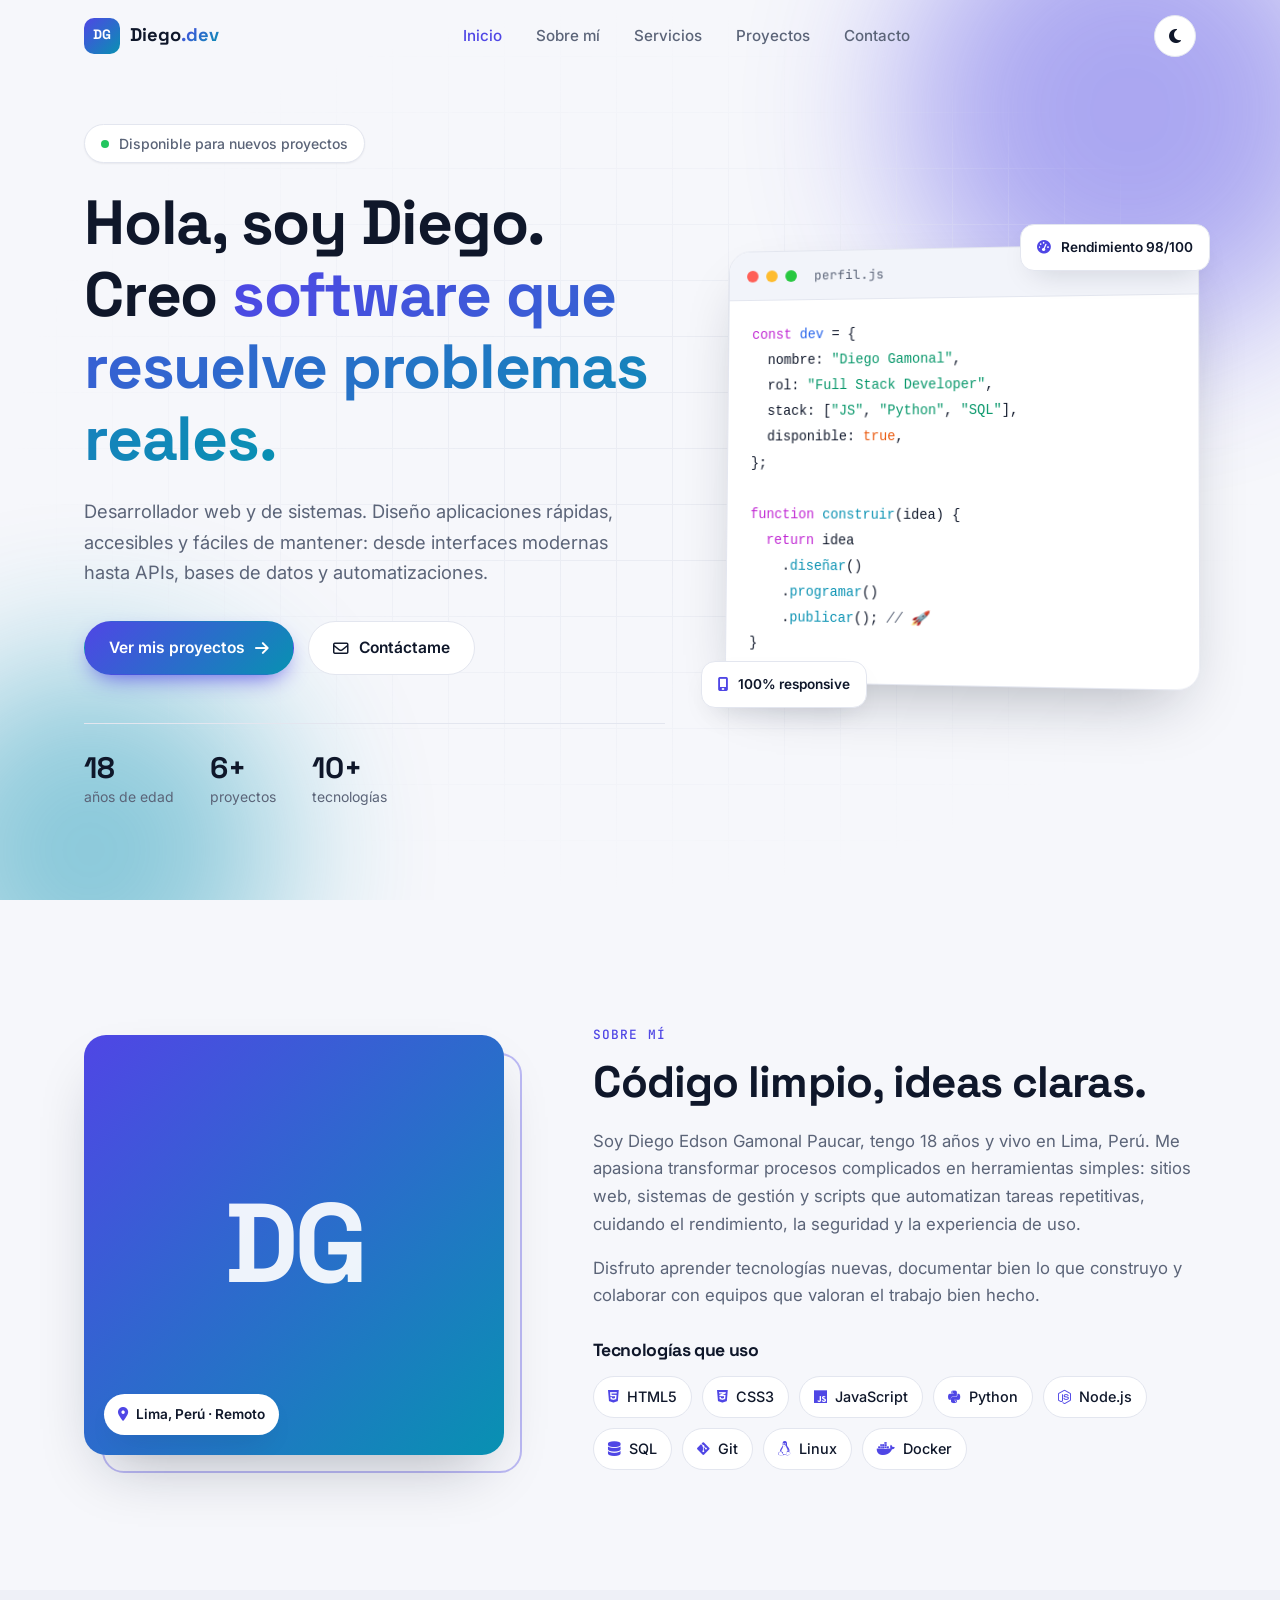
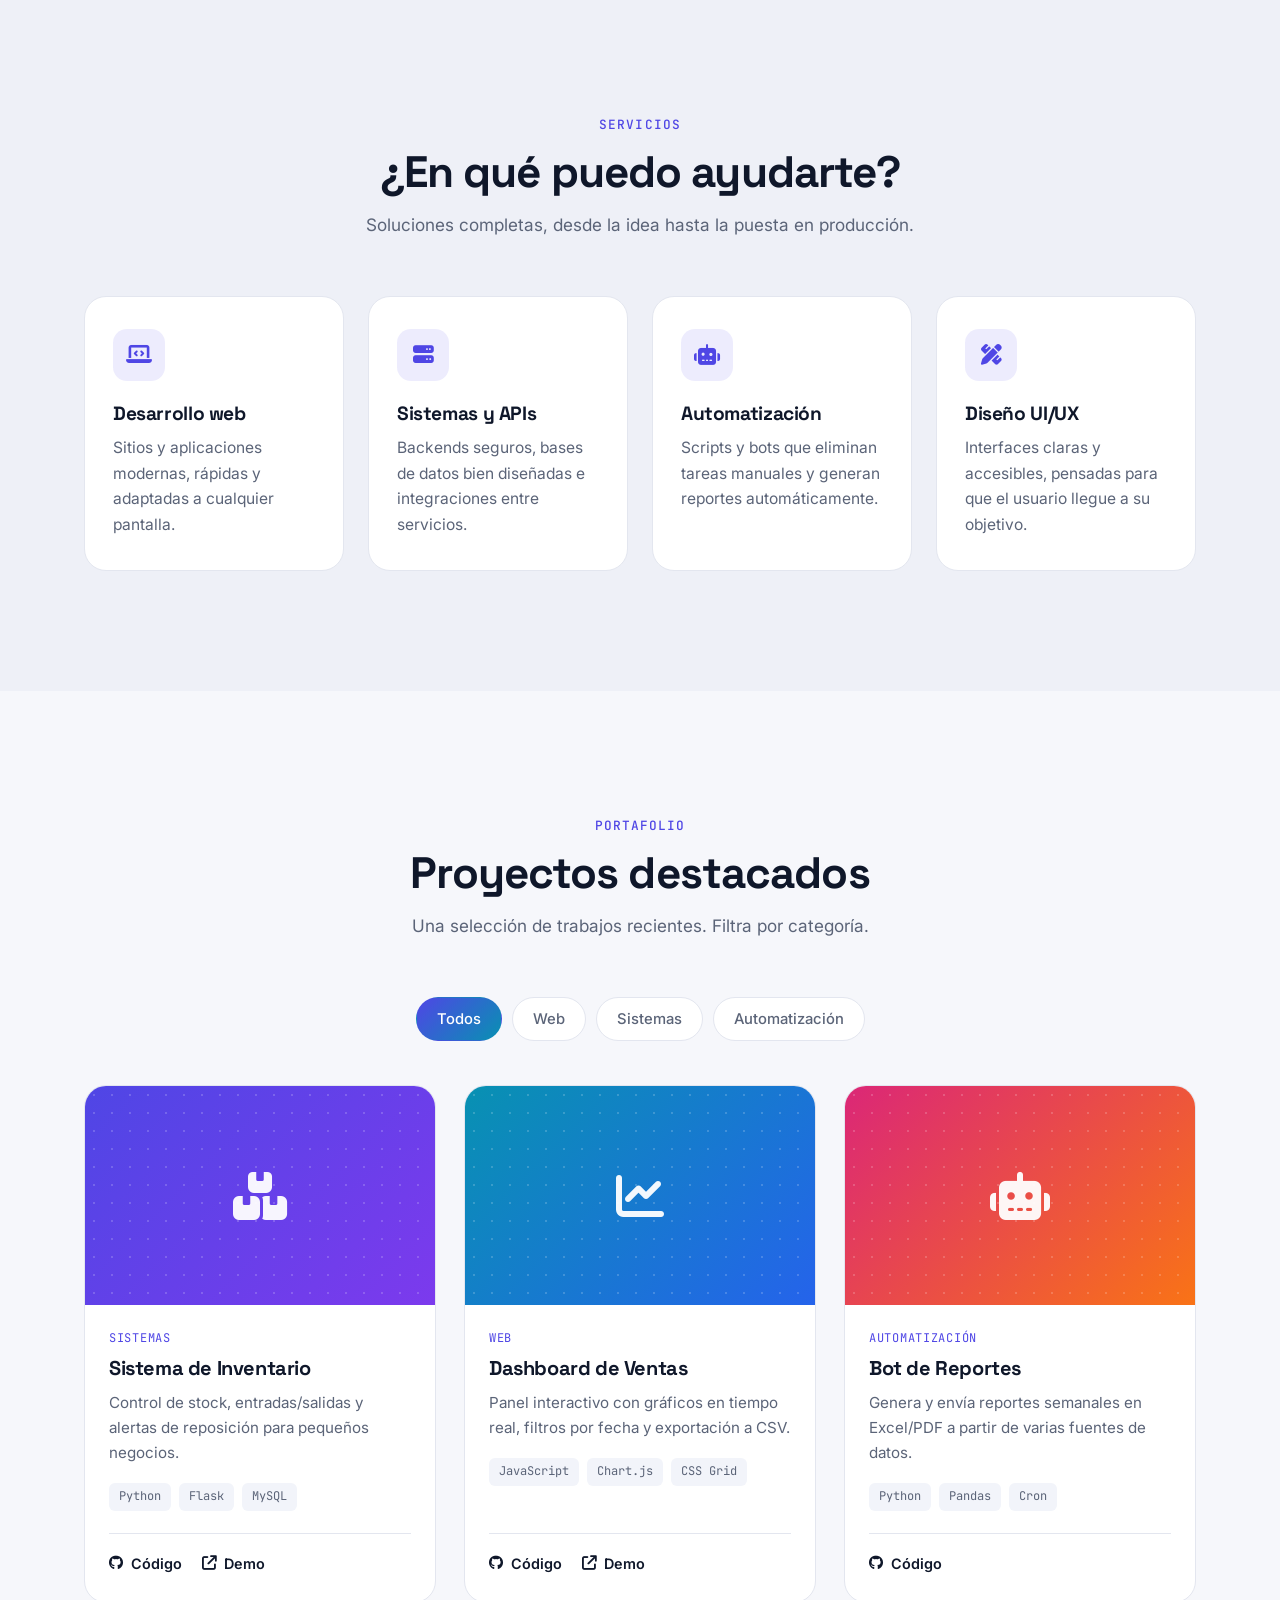
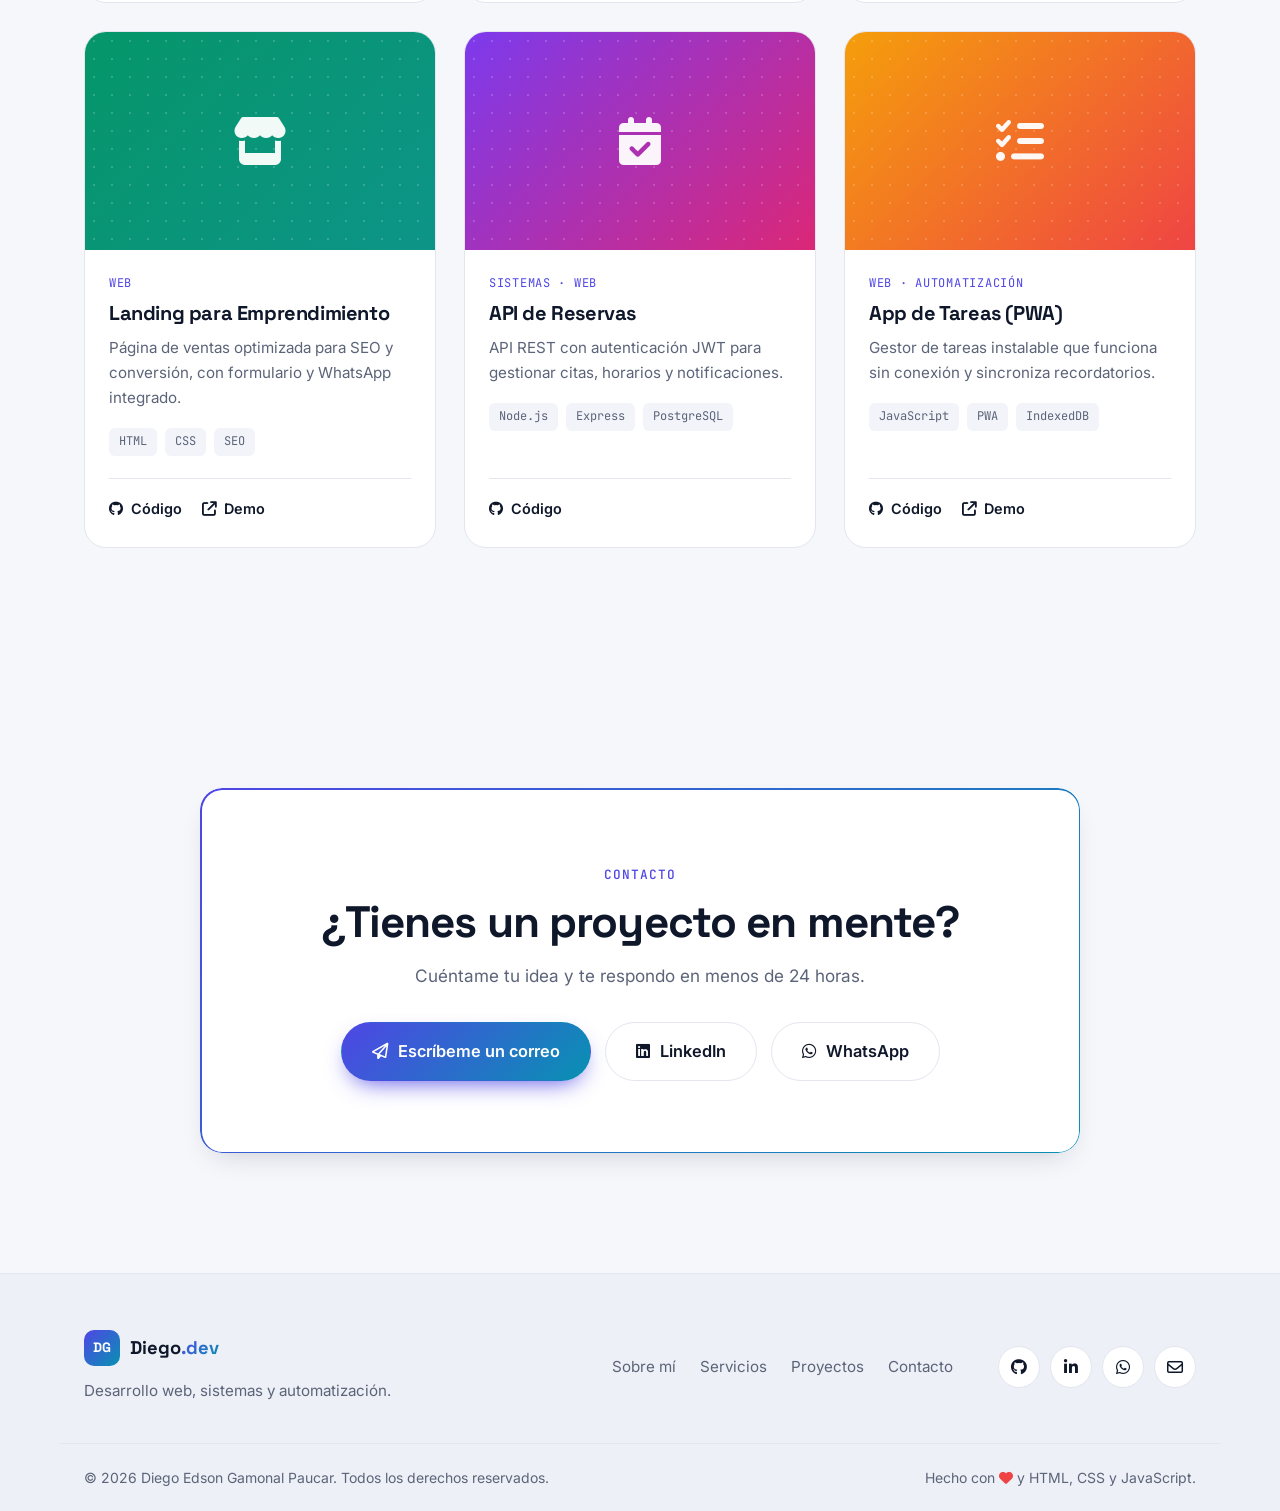
<file: index.html>
<!DOCTYPE html>

<html lang="es">
<head>
  <!-- ===== Metadatos básicos ===== -->
  <meta charset="UTF-8">
  <meta name="viewport" content="width=device-width, initial-scale=1.0">

  <!-- ===== SEO ===== (EDITA) -->
  <title>Diego Gamonal | Desarrollador Web y de Sistemas</title>
  <meta name="description" content="Portafolio de Diego Edson Gamonal Paucar, desarrollador web y de sistemas. Proyectos en JavaScript, Python y bases de datos: aplicaciones web, sistemas de gestión y automatización.">
  <meta name="keywords" content="desarrollador web, programador, portafolio, sistemas, JavaScript, Python, frontend, backend">
  <meta name="author" content="Diego Edson Gamonal Paucar">
  <meta name="robots" content="index, follow">
  <!-- EDITA: cambia por la URL final de tu GitHub Pages -->
  <link rel="canonical" href="https://TU-USUARIO.github.io/TU-REPOSITORIO/">

  <!-- Color de la barra del navegador en móviles (claro / oscuro) -->
  <meta name="theme-color" content="#f6f7fb" media="(prefers-color-scheme: light)">
  <meta name="theme-color" content="#0b0f19" media="(prefers-color-scheme: dark)">

  <!-- ===== Open Graph (vista previa al compartir en redes) ===== (EDITA) -->
  <meta property="og:type" content="website">
  <meta property="og:locale" content="es_ES">
  <meta property="og:title" content="Diego Gamonal | Desarrollador Web y de Sistemas">
  <meta property="og:description" content="Construyo aplicaciones web rápidas, sistemas robustos y automatizaciones que ahorran tiempo.">
  <meta property="og:url" content="https://TU-USUARIO.github.io/TU-REPOSITORIO/">
  <!-- Opcional: añade una imagen 1200x630 en assets/img/og-image.png -->
  <!-- <meta property="og:image" content="https://TU-USUARIO.github.io/TU-REPOSITORIO/assets/img/og-image.png"> -->

  <!-- ===== Twitter / X Card ===== -->
  <meta name="twitter:card" content="summary_large_image">
  <meta name="twitter:title" content="Diego Gamonal | Desarrollador Web y de Sistemas">
  <meta name="twitter:description" content="Aplicaciones web, sistemas y automatización.">

  <!-- ===== Favicon (ruta relativa) ===== -->
  <link rel="icon" href="assets/favicon.svg" type="image/svg+xml">

  <!-- ===== Tipografías (Google Fonts) ===== -->
  <link rel="preconnect" href="https://fonts.googleapis.com">
  <link rel="preconnect" href="https://fonts.gstatic.com" crossorigin>
  <link href="https://fonts.googleapis.com/css2?family=Inter:wght@400;500;600;700&family=JetBrains+Mono:wght@400;500&family=Space+Grotesk:wght@500;600;700&display=swap" rel="stylesheet">

  <!-- ===== Iconos (Font Awesome por CDN) ===== -->
  <link rel="stylesheet" href="https://cdnjs.cloudflare.com/ajax/libs/font-awesome/6.5.2/css/all.min.css" referrerpolicy="no-referrer">

  <!-- ===== Hoja de estilos propia ===== -->
  <link rel="stylesheet" href="style.css">

  <!--
    Script mínimo en línea: aplica el tema (claro/oscuro) ANTES de pintar
    la página para evitar el "parpadeo" de color. También marca <html>
    con la clase "js" para activar animaciones solo si hay JavaScript.
  -->
  <script>
    (function () {
      var root = document.documentElement;
      root.classList.add('js');
      // Seguro: si script.js no carga en 2,5 s, mostramos todo el contenido
      setTimeout(function () {
        if (!window.__sitioListo) root.classList.remove('js');
      }, 2500);
      var saved = null;
      try { saved = localStorage.getItem('theme'); } catch (e) {}
      var prefersDark = window.matchMedia && window.matchMedia('(prefers-color-scheme: dark)').matches;
      root.setAttribute('data-theme', saved || (prefersDark ? 'dark' : 'light'));
    })();
  </script>

  <!-- ===== Datos estructurados (ayuda a Google a entender quién eres)
  <script type="application/ld+json">
  {
    "@context": "https://schema.org",
    "@type": "Person",
    "name": "Diego Edson Gamonal Paucar",
    "jobTitle": "Desarrollador Web y de Sistemas",
    "url": "https://TU-USUARIO.github.io/TU-REPOSITORIO/",
    "sameAs": [
      "https://github.com/TU-USUARIO",
      "https://www.linkedin.com/in/edson-diego-gamonal-paucar-567260426"
    ]
  }
  </script>
</head>

<body>
  <!-- Enlace de accesibilidad: permite saltar el menú con el teclado -->
  <a class="skip-link" href="#contenido">Saltar al contenido</a>

  <!-- =================================================================
       CABECERA / NAVEGACIÓN
       ================================================================= -->
  <header class="header" id="header">
    <nav class="nav container" aria-label="Navegación principal">
      <!-- Logo (EDITA tus iniciales/nombre) -->
      <a href="#inicio" class="nav__logo" aria-label="Ir al inicio">
        <span class="nav__logo-mark">DG</span>
        <span class="nav__logo-text">Diego<span class="text-gradient">.dev</span></span>
      </a>

      <!-- Menú de enlaces (en móvil se convierte en panel desplegable) -->
      <ul class="nav__menu" id="nav-menu">
        <li><a href="#inicio" class="nav__link is-active">Inicio</a></li>
        <li><a href="#sobre-mi" class="nav__link">Sobre mí</a></li>
        <li><a href="#servicios" class="nav__link">Servicios</a></li>
        <li><a href="#proyectos" class="nav__link">Proyectos</a></li>
        <li><a href="#contacto" class="nav__link">Contacto</a></li>
      </ul>

      <!-- Acciones: cambio de tema + botón hamburguesa -->
      <div class="nav__actions">
        <button class="icon-btn" id="theme-toggle" type="button" aria-label="Cambiar a modo oscuro">
          <i class="fa-solid fa-moon" aria-hidden="true"></i>
        </button>
        <button class="nav__toggle" id="nav-toggle" type="button"
                aria-label="Abrir menú" aria-controls="nav-menu" aria-expanded="false">
          <span></span><span></span><span></span>
        </button>
      </div>
    </nav>
  </header>

  <main id="contenido">

    <!-- =================================================================
         HERO (cabecera principal)
         ================================================================= -->
    <section class="hero" id="inicio" aria-labelledby="hero-title">
      <!-- Decoración de fondo (puramente visual) -->
      <div class="hero__bg" aria-hidden="true">
        <span class="blob blob--1"></span>
        <span class="blob blob--2"></span>
        <span class="hero__grid"></span>
      </div>

      <div class="container hero__inner">
        <div class="hero__content">
          <span class="badge reveal">
            <span class="badge__dot"></span> Disponible para nuevos proyectos
          </span>

          <!-- EDITA: tu título principal -->
          <h1 class="hero__title reveal" id="hero-title" style="--delay:.08s">
            Hola, soy Diego.<br>
            Creo <span class="text-gradient">software que resuelve problemas reales.</span>
          </h1>

          <!-- EDITA: subtítulo descriptivo -->
          <p class="hero__subtitle reveal" style="--delay:.16s">
            Desarrollador web y de sistemas. Diseño aplicaciones rápidas, accesibles y
            fáciles de mantener: desde interfaces modernas hasta APIs, bases de datos
            y automatizaciones.
          </p>

          <!-- Botones de llamada a la acción (CTA) -->
          <div class="hero__cta reveal" style="--delay:.24s">
            <a href="#proyectos" class="btn btn--primary">
              Ver mis proyectos <i class="fa-solid fa-arrow-right" aria-hidden="true"></i>
            </a>
            <a href="#contacto" class="btn btn--ghost">
              <i class="fa-regular fa-envelope" aria-hidden="true"></i> Contáctame
            </a>
          </div>

          <!-- Cifras rápidas (EDITA) -->
          <ul class="hero__stats reveal" style="--delay:.32s">
            <!-- La edad se calcula automáticamente en script.js (data-birthday = AAAA-MM-DD) -->
            <li><strong id="age" data-birthday="2008-03-17">18</strong><span>años de edad</span></li>
            <li><strong>6+</strong><span>proyectos</span></li>
            <li><strong>10+</strong><span>tecnologías</span></li>
          </ul>
        </div>

        <!-- Ventana de código decorativa (no necesita imágenes) -->
        <div class="hero__visual reveal" style="--delay:.2s" aria-hidden="true">
          <div class="code-window">
            <div class="code-window__bar">
              <span class="dot dot--red"></span>
              <span class="dot dot--yellow"></span>
              <span class="dot dot--green"></span>
              <span class="code-window__file">perfil.js</span>
            </div>
<pre class="code-window__body"><code><span class="tk-key">const</span> <span class="tk-var">dev</span> = {
  nombre: <span class="tk-str">"Diego Gamonal"</span>,
  rol: <span class="tk-str">"Full Stack Developer"</span>,
  stack: [<span class="tk-str">"JS"</span>, <span class="tk-str">"Python"</span>, <span class="tk-str">"SQL"</span>],
  disponible: <span class="tk-bool">true</span>,
};

<span class="tk-key">function</span> <span class="tk-fn">construir</span>(idea) {
  <span class="tk-key">return</span> idea
    .<span class="tk-fn">diseñar</span>()
    .<span class="tk-fn">programar</span>()
    .<span class="tk-fn">publicar</span>(); <span class="tk-com">// 🚀</span>
}</code></pre>
          </div>
          <div class="floating-card floating-card--1">
            <i class="fa-solid fa-gauge-high"></i> Rendimiento 98/100
          </div>
          <div class="floating-card floating-card--2">
            <i class="fa-solid fa-mobile-screen"></i> 100% responsive
          </div>
        </div>
      </div>
    </section>

    <!-- =================================================================
         SOBRE MÍ
         ================================================================= -->
    <section class="section" id="sobre-mi" aria-labelledby="about-title">
      <div class="container about">
        <!--
          Foto de perfil: por ahora se muestran tus iniciales.
          Para usar una foto, guárdala en assets/img/perfil.jpg y reemplaza
          el <span class="about__initials"> por:
          <img src="assets/img/perfil.jpg" alt="Foto de Diego Gamonal" width="400" height="400" loading="lazy">
        -->
        <div class="about__media reveal">
          <div class="about__photo">
            <span class="about__initials">DG</span>
          </div>
          <div class="about__tag">
            <i class="fa-solid fa-location-dot" aria-hidden="true"></i> Lima, Perú · Remoto
          </div>
        </div>

        <div class="about__content">
          <header class="section-header section-header--left reveal">
            <span class="eyebrow">Sobre mí</span>
            <h2 class="section-title" id="about-title">Código limpio, ideas claras.</h2>
          </header>

          <!-- EDITA: tu biografía -->
          <p class="reveal" style="--delay:.08s">
            Soy Diego Edson Gamonal Paucar, tengo <span data-age>18</span> años y vivo en Lima, Perú.
            Me apasiona transformar procesos complicados en herramientas simples: sitios web,
            sistemas de gestión y scripts que automatizan tareas repetitivas, cuidando el
            rendimiento, la seguridad y la experiencia de uso.
          </p>
          <p class="reveal" style="--delay:.12s">
            Disfruto aprender tecnologías nuevas, documentar bien lo que construyo y colaborar
            con equipos que valoran el trabajo bien hecho.
          </p>

          <!-- Habilidades (EDITA) -->
          <h3 class="about__subtitle reveal" style="--delay:.16s">Tecnologías que uso</h3>
          <ul class="chips reveal" style="--delay:.2s">
            <li class="chip"><i class="fa-brands fa-html5"></i> HTML5</li>
            <li class="chip"><i class="fa-brands fa-css3-alt"></i> CSS3</li>
            <li class="chip"><i class="fa-brands fa-js"></i> JavaScript</li>
            <li class="chip"><i class="fa-brands fa-python"></i> Python</li>
            <li class="chip"><i class="fa-brands fa-node-js"></i> Node.js</li>
            <li class="chip"><i class="fa-solid fa-database"></i> SQL</li>
            <li class="chip"><i class="fa-brands fa-git-alt"></i> Git</li>
            <li class="chip"><i class="fa-brands fa-linux"></i> Linux</li>
            <li class="chip"><i class="fa-brands fa-docker"></i> Docker</li>
          </ul>
        </div>
      </div>
    </section>

    <!-- =================================================================
         SERVICIOS / CARACTERÍSTICAS
         ================================================================= -->
    <section class="section section--alt" id="servicios" aria-labelledby="services-title">
      <div class="container">
        <header class="section-header reveal">
          <span class="eyebrow">Servicios</span>
          <h2 class="section-title" id="services-title">¿En qué puedo ayudarte?</h2>
          <p class="section-subtitle">Soluciones completas, desde la idea hasta la puesta en producción.</p>
        </header>

        <div class="services">
          <!-- Tarjeta de servicio (copia/pega para añadir más) -->
          <article class="service-card reveal">
            <div class="service-card__icon"><i class="fa-solid fa-laptop-code" aria-hidden="true"></i></div>
            <h3>Desarrollo web</h3>
            <p>Sitios y aplicaciones modernas, rápidas y adaptadas a cualquier pantalla.</p>
          </article>

          <article class="service-card reveal" style="--delay:.08s">
            <div class="service-card__icon"><i class="fa-solid fa-server" aria-hidden="true"></i></div>
            <h3>Sistemas y APIs</h3>
            <p>Backends seguros, bases de datos bien diseñadas e integraciones entre servicios.</p>
          </article>

          <article class="service-card reveal" style="--delay:.16s">
            <div class="service-card__icon"><i class="fa-solid fa-robot" aria-hidden="true"></i></div>
            <h3>Automatización</h3>
            <p>Scripts y bots que eliminan tareas manuales y generan reportes automáticamente.</p>
          </article>

          <article class="service-card reveal" style="--delay:.24s">
            <div class="service-card__icon"><i class="fa-solid fa-pen-ruler" aria-hidden="true"></i></div>
            <h3>Diseño UI/UX</h3>
            <p>Interfaces claras y accesibles, pensadas para que el usuario llegue a su objetivo.</p>
          </article>
        </div>
      </div>
    </section>

    <!-- =================================================================
         PROYECTOS DESTACADOS
         ================================================================= -->
    <section class="section" id="proyectos" aria-labelledby="projects-title">
      <div class="container">
        <header class="section-header reveal">
          <span class="eyebrow">Portafolio</span>
          <h2 class="section-title" id="projects-title">Proyectos destacados</h2>
          <p class="section-subtitle">Una selección de trabajos recientes. Filtra por categoría.</p>
        </header>

        <!-- Filtros: el valor data-filter debe coincidir con data-category de las tarjetas -->
        <div class="filters reveal" role="group" aria-label="Filtrar proyectos">
          <button class="filter-btn is-active" type="button" data-filter="todos" aria-pressed="true">Todos</button>
          <button class="filter-btn" type="button" data-filter="web" aria-pressed="false">Web</button>
          <button class="filter-btn" type="button" data-filter="sistemas" aria-pressed="false">Sistemas</button>
          <button class="filter-btn" type="button" data-filter="automatizacion" aria-pressed="false">Automatización</button>
        </div>

        <div class="projects" id="projects-grid">
          <!--
            PLANTILLA DE TARJETA DE PROYECTO (EDITA)
            - data-category: una o varias categorías separadas por espacio.
            - project-card__thumb--1 ... --6 cambian el degradado de fondo.
            - Para usar una captura real, pon dentro del thumb:
              <img src="assets/img/proyecto-1.jpg" alt="Captura del proyecto" loading="lazy">
          -->
          <article class="project-card reveal" data-category="sistemas">
            <div class="project-card__thumb project-card__thumb--1">
              <i class="fa-solid fa-boxes-stacked" aria-hidden="true"></i>
            </div>
            <div class="project-card__body">
              <span class="project-card__category">Sistemas</span>
              <h3 class="project-card__title">Sistema de Inventario</h3>
              <p class="project-card__desc">Control de stock, entradas/salidas y alertas de reposición para pequeños negocios.</p>
              <ul class="tags">
                <li>Python</li><li>Flask</li><li>MySQL</li>
              </ul>
              <div class="project-card__links">
                <a href="https://github.com/TU-USUARIO" target="_blank" rel="noopener noreferrer"><i class="fa-brands fa-github" aria-hidden="true"></i> Código</a>
                <a href="#" target="_blank" rel="noopener noreferrer"><i class="fa-solid fa-arrow-up-right-from-square" aria-hidden="true"></i> Demo</a>
              </div>
            </div>
          </article>

          <article class="project-card reveal" data-category="web" style="--delay:.08s">
            <div class="project-card__thumb project-card__thumb--2">
              <i class="fa-solid fa-chart-line" aria-hidden="true"></i>
            </div>
            <div class="project-card__body">
              <span class="project-card__category">Web</span>
              <h3 class="project-card__title">Dashboard de Ventas</h3>
              <p class="project-card__desc">Panel interactivo con gráficos en tiempo real, filtros por fecha y exportación a CSV.</p>
              <ul class="tags">
                <li>JavaScript</li><li>Chart.js</li><li>CSS Grid</li>
              </ul>
              <div class="project-card__links">
                <a href="https://github.com/TU-USUARIO" target="_blank" rel="noopener noreferrer"><i class="fa-brands fa-github" aria-hidden="true"></i> Código</a>
                <a href="#" target="_blank" rel="noopener noreferrer"><i class="fa-solid fa-arrow-up-right-from-square" aria-hidden="true"></i> Demo</a>
              </div>
            </div>
          </article>

          <article class="project-card reveal" data-category="automatizacion" style="--delay:.16s">
            <div class="project-card__thumb project-card__thumb--3">
              <i class="fa-solid fa-robot" aria-hidden="true"></i>
            </div>
            <div class="project-card__body">
              <span class="project-card__category">Automatización</span>
              <h3 class="project-card__title">Bot de Reportes</h3>
              <p class="project-card__desc">Genera y envía reportes semanales en Excel/PDF a partir de varias fuentes de datos.</p>
              <ul class="tags">
                <li>Python</li><li>Pandas</li><li>Cron</li>
              </ul>
              <div class="project-card__links">
                <a href="https://github.com/TU-USUARIO" target="_blank" rel="noopener noreferrer"><i class="fa-brands fa-github" aria-hidden="true"></i> Código</a>
              </div>
            </div>
          </article>

          <article class="project-card reveal" data-category="web" style="--delay:.04s">
            <div class="project-card__thumb project-card__thumb--4">
              <i class="fa-solid fa-store" aria-hidden="true"></i>
            </div>
            <div class="project-card__body">
              <span class="project-card__category">Web</span>
              <h3 class="project-card__title">Landing para Emprendimiento</h3>
              <p class="project-card__desc">Página de ventas optimizada para SEO y conversión, con formulario y WhatsApp integrado.</p>
              <ul class="tags">
                <li>HTML</li><li>CSS</li><li>SEO</li>
              </ul>
              <div class="project-card__links">
                <a href="https://github.com/TU-USUARIO" target="_blank" rel="noopener noreferrer"><i class="fa-brands fa-github" aria-hidden="true"></i> Código</a>
                <a href="#" target="_blank" rel="noopener noreferrer"><i class="fa-solid fa-arrow-up-right-from-square" aria-hidden="true"></i> Demo</a>
              </div>
            </div>
          </article>

          <article class="project-card reveal" data-category="sistemas web" style="--delay:.12s">
            <div class="project-card__thumb project-card__thumb--5">
              <i class="fa-solid fa-calendar-check" aria-hidden="true"></i>
            </div>
            <div class="project-card__body">
              <span class="project-card__category">Sistemas · Web</span>
              <h3 class="project-card__title">API de Reservas</h3>
              <p class="project-card__desc">API REST con autenticación JWT para gestionar citas, horarios y notificaciones.</p>
              <ul class="tags">
                <li>Node.js</li><li>Express</li><li>PostgreSQL</li>
              </ul>
              <div class="project-card__links">
                <a href="https://github.com/TU-USUARIO" target="_blank" rel="noopener noreferrer"><i class="fa-brands fa-github" aria-hidden="true"></i> Código</a>
              </div>
            </div>
          </article>

          <article class="project-card reveal" data-category="web automatizacion" style="--delay:.2s">
            <div class="project-card__thumb project-card__thumb--6">
              <i class="fa-solid fa-list-check" aria-hidden="true"></i>
            </div>
            <div class="project-card__body">
              <span class="project-card__category">Web · Automatización</span>
              <h3 class="project-card__title">App de Tareas (PWA)</h3>
              <p class="project-card__desc">Gestor de tareas instalable que funciona sin conexión y sincroniza recordatorios.</p>
              <ul class="tags">
                <li>JavaScript</li><li>PWA</li><li>IndexedDB</li>
              </ul>
              <div class="project-card__links">
                <a href="https://github.com/TU-USUARIO" target="_blank" rel="noopener noreferrer"><i class="fa-brands fa-github" aria-hidden="true"></i> Código</a>
                <a href="#" target="_blank" rel="noopener noreferrer"><i class="fa-solid fa-arrow-up-right-from-square" aria-hidden="true"></i> Demo</a>
              </div>
            </div>
          </article>
        </div>

        <!-- Mensaje si un filtro no tiene resultados -->
        <p class="projects__empty" id="projects-empty" hidden>No hay proyectos en esta categoría todavía.</p>
      </div>
    </section>

    <!-- =================================================================
         CONTACTO (CTA final)
         ================================================================= -->
    <section class="section" id="contacto" aria-labelledby="contact-title">
      <div class="container">
        <div class="contact reveal">
          <span class="eyebrow">Contacto</span>
          <h2 class="section-title" id="contact-title">¿Tienes un proyecto en mente?</h2>
          <p class="section-subtitle">Cuéntame tu idea y te respondo en menos de 24 horas.</p>
          <div class="contact__actions">
            <!-- EDITA: tu correo -->
            <a href="mailto:gamonaldiear@gmail.com" class="btn btn--primary btn--lg">
              <i class="fa-regular fa-paper-plane" aria-hidden="true"></i> Escríbeme un correo
            </a>
            <!-- EDITA: tu LinkedIn -->
            <a href="https://www.linkedin.com/in/edson-diego-gamonal-paucar-567260426" class="btn btn--ghost btn--lg" target="_blank" rel="noopener noreferrer">
              <i class="fa-brands fa-linkedin" aria-hidden="true"></i> LinkedIn
            </a>
            <!-- WhatsApp: formato wa.me/51 + número (51 = código de Perú) -->
            <a href="https://wa.me/51941356430?text=Hola%20Diego%2C%20vi%20tu%20portafolio" class="btn btn--ghost btn--lg" target="_blank" rel="noopener noreferrer">
              <i class="fa-brands fa-whatsapp" aria-hidden="true"></i> WhatsApp
            </a>
          </div>
        </div>
      </div>
    </section>
  </main>

  <!-- =================================================================
       PIE DE PÁGINA
       ================================================================= -->
  <footer class="footer">
    <div class="container footer__inner">
      <div class="footer__brand">
        <a href="#inicio" class="nav__logo">
          <span class="nav__logo-mark">DG</span>
          <span class="nav__logo-text">Diego<span class="text-gradient">.dev</span></span>
        </a>
        <p>Desarrollo web, sistemas y automatización.</p>
      </div>

      <nav class="footer__links" aria-label="Enlaces del pie de página">
        <a href="#sobre-mi">Sobre mí</a>
        <a href="#servicios">Servicios</a>
        <a href="#proyectos">Proyectos</a>
        <a href="#contacto">Contacto</a>
      </nav>

      <!-- Redes sociales (EDITA tus enlaces) -->
      <ul class="socials">
        <li><a href="https://github.com/TU-USUARIO" target="_blank" rel="noopener noreferrer" aria-label="GitHub"><i class="fa-brands fa-github"></i></a></li>
        <li><a href="https://www.linkedin.com/in/edson-diego-gamonal-paucar-567260426" target="_blank" rel="noopener noreferrer" aria-label="LinkedIn"><i class="fa-brands fa-linkedin-in"></i></a></li>
        <li><a href="https://wa.me/51941356430" target="_blank" rel="noopener noreferrer" aria-label="WhatsApp"><i class="fa-brands fa-whatsapp"></i></a></li>
        <li><a href="mailto:gamonaldiear@gmail.com" aria-label="Correo electrónico"><i class="fa-regular fa-envelope"></i></a></li>
      </ul>
    </div>

    <div class="container footer__bottom">
      <!-- El año se actualiza solo con script.js -->
      <p>&copy; <span id="year">2026</span> Diego Edson Gamonal Paucar. Todos los derechos reservados.</p>
      <p>Hecho con <i class="fa-solid fa-heart" aria-hidden="true"></i> y HTML, CSS y JavaScript.</p>
    </div>
  </footer>

  <!-- Botón "volver arriba" -->
  <a href="#inicio" class="back-to-top" id="back-to-top" aria-label="Volver arriba">
    <i class="fa-solid fa-arrow-up" aria-hidden="true"></i>
  </a>

  <!-- JavaScript propio (defer = se ejecuta cuando el HTML ya está listo) -->
  <script src="script.js" defer></script>
</body>
</html>
</file>
<file: style.css>
/* =====================================================================
   PORTAFOLIO PERSONAL — style.css
   ---------------------------------------------------------------------
   Índice:
     1. Variables (tokens de diseño) · tema claro y oscuro
     2. Reset y estilos base
     3. Utilidades (contenedor, secciones, títulos, botones)
     4. Cabecera y navegación (+ menú hamburguesa)
     5. Hero
     6. Sobre mí
     7. Servicios
     8. Proyectos
     9. Contacto
    10. Footer y botón "volver arriba"
    11. Animaciones de scroll
    12. Responsive (tablet y móvil)
    13. Accesibilidad: movimiento reducido
   ===================================================================== */


/* =====================================================================
   1. VARIABLES — cambia aquí los colores y todo el sitio se actualiza
   ===================================================================== */
:root {
  /* Colores — TEMA CLARO */
  --bg: #f6f7fb;
  --bg-alt: #eef0f7;
  --surface: #ffffff;
  --surface-2: #f2f4fa;
  --text: #0f172a;
  --text-muted: #5b6478;
  --border: #e3e6ef;

  --primary: #4f46e5;          /* índigo */
  --primary-2: #0891b2;        /* cian */
  --primary-soft: rgba(79, 70, 229, 0.10);
  --gradient: linear-gradient(135deg, var(--primary) 0%, var(--primary-2) 100%);

  /* Sombras */
  --shadow-sm: 0 1px 2px rgba(15, 23, 42, 0.06);
  --shadow-md: 0 12px 30px -14px rgba(15, 23, 42, 0.22);
  --shadow-lg: 0 28px 60px -24px rgba(15, 23, 42, 0.32);

  /* Bordes redondeados */
  --radius-sm: 8px;
  --radius: 14px;
  --radius-lg: 22px;

  /* Tipografía */
  --font-sans: "Inter", system-ui, -apple-system, "Segoe UI", Roboto, sans-serif;
  --font-display: "Space Grotesk", var(--font-sans);
  --font-mono: "JetBrains Mono", ui-monospace, SFMono-Regular, Menlo, monospace;

  /* Layout */
  --container: 1160px;
  --header-h: 72px;

  /* Transiciones */
  --ease: cubic-bezier(0.22, 1, 0.36, 1);
  --t-fast: 0.2s;
  --t: 0.35s;
  --t-slow: 0.8s;

  color-scheme: light;
}

/* TEMA OSCURO — se activa con <html data-theme="dark"> (lo gestiona script.js) */
[data-theme="dark"] {
  --bg: #0b0f19;
  --bg-alt: #0f1424;
  --surface: #121829;
  --surface-2: #182036;
  --text: #e7eaf3;
  --text-muted: #9aa3b8;
  --border: #242c42;

  --primary: #818cf8;
  --primary-2: #22d3ee;
  --primary-soft: rgba(129, 140, 248, 0.14);

  --shadow-sm: 0 1px 2px rgba(0, 0, 0, 0.4);
  --shadow-md: 0 12px 30px -14px rgba(0, 0, 0, 0.6);
  --shadow-lg: 0 28px 60px -24px rgba(0, 0, 0, 0.75);

  color-scheme: dark;
}


/* =====================================================================
   2. RESET Y BASE
   ===================================================================== */
*,
*::before,
*::after {
  box-sizing: border-box;
  margin: 0;
  padding: 0;
}

html {
  scroll-behavior: smooth;
  /* Evita que la cabecera fija tape el título al navegar con anclas */
  scroll-padding-top: calc(var(--header-h) + 12px);
  -webkit-text-size-adjust: 100%;
}

body {
  font-family: var(--font-sans);
  font-size: 1rem;
  line-height: 1.65;
  color: var(--text);
  background-color: var(--bg);
  -webkit-font-smoothing: antialiased;
  overflow-x: hidden;
  /* Transición suave al cambiar de tema */
  transition: background-color var(--t) ease, color var(--t) ease;
}

/* Bloquea el scroll del fondo cuando el menú móvil está abierto */
body.menu-open { overflow: hidden; }

img, svg { display: block; max-width: 100%; height: auto; }
a { color: inherit; text-decoration: none; }
ul { list-style: none; }
button { font: inherit; color: inherit; background: none; border: 0; cursor: pointer; }

h1, h2, h3 {
  font-family: var(--font-display);
  line-height: 1.15;
  letter-spacing: -0.02em;
  font-weight: 700;
}

::selection { background: var(--primary); color: #fff; }

/* Foco visible y accesible para navegación con teclado */
:focus-visible {
  outline: 2px solid var(--primary);
  outline-offset: 3px;
  border-radius: 6px;
}

/* Enlace "saltar al contenido" (solo aparece al tabular) */
.skip-link {
  position: absolute;
  top: -100px;
  left: 16px;
  z-index: 1000;
  padding: 10px 16px;
  background: var(--primary);
  color: #fff;
  border-radius: var(--radius-sm);
  transition: top var(--t-fast) ease;
}
.skip-link:focus { top: 12px; }


/* =====================================================================
   3. UTILIDADES
   ===================================================================== */
.container {
  width: 100%;
  max-width: var(--container);
  margin-inline: auto;
  padding-inline: 24px;
}

.section { padding-block: clamp(72px, 10vw, 120px); }
.section--alt { background-color: var(--bg-alt); transition: background-color var(--t) ease; }

.section-header {
  max-width: 640px;
  margin: 0 auto 56px;
  text-align: center;
}
.section-header--left { margin: 0 0 20px; text-align: left; }

/* Pequeña etiqueta encima de los títulos */
.eyebrow {
  display: inline-block;
  margin-bottom: 12px;
  font-family: var(--font-mono);
  font-size: 0.8rem;
  font-weight: 500;
  letter-spacing: 0.08em;
  text-transform: uppercase;
  color: var(--primary);
}

.section-title { font-size: clamp(1.9rem, 4vw, 2.75rem); }
.section-subtitle { margin-top: 14px; color: var(--text-muted); font-size: 1.075rem; }

/* Texto con degradado */
.text-gradient {
  background: var(--gradient);
  -webkit-background-clip: text;
  background-clip: text;
  color: transparent;
}

/* ---------- Botones ---------- */
.btn {
  display: inline-flex;
  align-items: center;
  justify-content: center;
  gap: 10px;
  padding: 13px 24px;
  font-weight: 600;
  font-size: 0.975rem;
  border-radius: 999px;
  border: 1px solid transparent;
  transition: transform var(--t-fast) var(--ease),
              box-shadow var(--t-fast) var(--ease),
              background-color var(--t-fast) ease,
              border-color var(--t-fast) ease;
  white-space: nowrap;
}
.btn i { transition: transform var(--t-fast) var(--ease); }
.btn:hover { transform: translateY(-2px); }
.btn:hover .fa-arrow-right { transform: translateX(4px); }

.btn--primary {
  background: var(--gradient);
  color: #fff;
  box-shadow: 0 10px 24px -10px var(--primary);
}
.btn--primary:hover { box-shadow: 0 16px 32px -12px var(--primary); }

.btn--ghost {
  background-color: var(--surface);
  border-color: var(--border);
  color: var(--text);
}
.btn--ghost:hover { border-color: var(--primary); color: var(--primary); }

.btn--lg { padding: 15px 30px; font-size: 1.025rem; }

/* Botón de icono (cambio de tema) */
.icon-btn {
  display: grid;
  place-items: center;
  width: 42px;
  height: 42px;
  border-radius: 50%;
  border: 1px solid var(--border);
  background-color: var(--surface);
  color: var(--text);
  transition: transform var(--t-fast) var(--ease), border-color var(--t-fast) ease, color var(--t-fast) ease;
}
.icon-btn:hover { border-color: var(--primary); color: var(--primary); transform: rotate(-15deg); }


/* =====================================================================
   4. CABECERA Y NAVEGACIÓN
   ===================================================================== */
.header {
  position: fixed;
  inset: 0 0 auto 0;
  z-index: 100;
  height: var(--header-h);
  background-color: transparent;
  border-bottom: 1px solid transparent;
  transition: background-color var(--t) ease, border-color var(--t) ease, box-shadow var(--t) ease;
}

/* Al hacer scroll: fondo translúcido con desenfoque (clase añadida por JS) */
.header.scrolled {
  background-color: color-mix(in srgb, var(--bg) 82%, transparent);
  -webkit-backdrop-filter: saturate(160%) blur(14px);
  backdrop-filter: saturate(160%) blur(14px);
  border-bottom-color: var(--border);
  box-shadow: var(--shadow-sm);
}

.nav {
  height: 100%;
  display: flex;
  align-items: center;
  justify-content: space-between;
  gap: 24px;
}

.nav__logo {
  display: inline-flex;
  align-items: center;
  gap: 10px;
  font-family: var(--font-display);
  font-weight: 700;
  font-size: 1.15rem;
}
.nav__logo-mark {
  display: grid;
  place-items: center;
  width: 36px;
  height: 36px;
  border-radius: 10px;
  background: var(--gradient);
  color: #fff;
  font-size: 0.85rem;
  letter-spacing: 0.02em;
}

.nav__menu {
  display: flex;
  align-items: center;
  gap: 6px;
}

.nav__link {
  position: relative;
  display: block;
  padding: 8px 14px;
  font-size: 0.95rem;
  font-weight: 500;
  color: var(--text-muted);
  border-radius: 999px;
  transition: color var(--t-fast) ease, background-color var(--t-fast) ease;
}
.nav__link:hover { color: var(--text); background-color: var(--primary-soft); }
.nav__link.is-active { color: var(--primary); }

.nav__actions { display: flex; align-items: center; gap: 10px; }

/* Botón hamburguesa (oculto en escritorio) */
.nav__toggle {
  display: none;
  position: relative;
  width: 42px;
  height: 42px;
  border-radius: 50%;
  border: 1px solid var(--border);
  background-color: var(--surface);
}
.nav__toggle span {
  position: absolute;
  left: 50%;
  width: 18px;
  height: 2px;
  background-color: var(--text);
  border-radius: 2px;
  transform: translateX(-50%);
  transition: transform var(--t) var(--ease), opacity var(--t-fast) ease, top var(--t) var(--ease);
}
.nav__toggle span:nth-child(1) { top: 14px; }
.nav__toggle span:nth-child(2) { top: 20px; }
.nav__toggle span:nth-child(3) { top: 26px; }

/* Estado abierto: las 3 líneas se convierten en una "X" */
.nav__toggle[aria-expanded="true"] span:nth-child(1) { top: 20px; transform: translateX(-50%) rotate(45deg); }
.nav__toggle[aria-expanded="true"] span:nth-child(2) { opacity: 0; }
.nav__toggle[aria-expanded="true"] span:nth-child(3) { top: 20px; transform: translateX(-50%) rotate(-45deg); }


/* =====================================================================
   5. HERO
   ===================================================================== */
.hero {
  position: relative;
  min-height: 100vh;
  min-height: 100svh;
  display: flex;
  align-items: center;
  padding-top: calc(var(--header-h) + 40px);
  padding-bottom: 80px;
  overflow: hidden;
}

/* Fondo decorativo */
.hero__bg { position: absolute; inset: 0; z-index: -1; pointer-events: none; }

.blob {
  position: absolute;
  border-radius: 50%;
  filter: blur(80px);
  opacity: 0.45;
  animation: float 14s ease-in-out infinite;
}
.blob--1 { width: 460px; height: 460px; top: -120px; right: -80px; background: var(--primary); }
.blob--2 { width: 380px; height: 380px; bottom: -140px; left: -100px; background: var(--primary-2); animation-delay: -7s; }
[data-theme="dark"] .blob { opacity: 0.28; }

/* Cuadrícula sutil que se desvanece hacia los bordes */
.hero__grid {
  position: absolute;
  inset: 0;
  background-image:
    linear-gradient(var(--border) 1px, transparent 1px),
    linear-gradient(90deg, var(--border) 1px, transparent 1px);
  background-size: 56px 56px;
  -webkit-mask-image: radial-gradient(ellipse at center, #000 20%, transparent 70%);
  mask-image: radial-gradient(ellipse at center, #000 20%, transparent 70%);
  opacity: 0.6;
}

@keyframes float {
  0%, 100% { transform: translate(0, 0) scale(1); }
  50%      { transform: translate(30px, -30px) scale(1.06); }
}

.hero__inner {
  display: grid;
  grid-template-columns: 1.1fr 0.9fr;
  align-items: center;
  gap: 56px;
}

.badge {
  display: inline-flex;
  align-items: center;
  gap: 10px;
  padding: 7px 16px;
  margin-bottom: 24px;
  font-size: 0.875rem;
  font-weight: 500;
  color: var(--text-muted);
  background-color: var(--surface);
  border: 1px solid var(--border);
  border-radius: 999px;
  box-shadow: var(--shadow-sm);
}
.badge__dot {
  width: 8px;
  height: 8px;
  border-radius: 50%;
  background: #22c55e;
  box-shadow: 0 0 0 0 rgba(34, 197, 94, 0.6);
  animation: pulse 2s infinite;
}
@keyframes pulse {
  0%   { box-shadow: 0 0 0 0 rgba(34, 197, 94, 0.55); }
  70%  { box-shadow: 0 0 0 10px rgba(34, 197, 94, 0); }
  100% { box-shadow: 0 0 0 0 rgba(34, 197, 94, 0); }
}

.hero__title { font-size: clamp(2.3rem, 5.4vw, 3.9rem); margin-bottom: 22px; }
.hero__subtitle { max-width: 560px; font-size: clamp(1.02rem, 1.6vw, 1.15rem); color: var(--text-muted); }

.hero__cta { display: flex; flex-wrap: wrap; gap: 14px; margin-top: 34px; }

.hero__stats {
  display: flex;
  flex-wrap: wrap;
  gap: 36px;
  margin-top: 48px;
  padding-top: 28px;
  border-top: 1px solid var(--border);
}
.hero__stats li { display: flex; flex-direction: column; }
.hero__stats strong { font-family: var(--font-display); font-size: 1.85rem; line-height: 1.1; }
.hero__stats span { font-size: 0.875rem; color: var(--text-muted); }

/* Ventana de código decorativa */
.hero__visual { position: relative; }

.code-window {
  background-color: var(--surface);
  border: 1px solid var(--border);
  border-radius: var(--radius-lg);
  box-shadow: var(--shadow-lg);
  overflow: hidden;
  transform: perspective(1200px) rotateY(-6deg) rotateX(2deg);
  transition: transform var(--t-slow) var(--ease);
}
.hero__visual:hover .code-window { transform: perspective(1200px) rotateY(0) rotateX(0); }

.code-window__bar {
  display: flex;
  align-items: center;
  gap: 8px;
  padding: 14px 18px;
  background-color: var(--surface-2);
  border-bottom: 1px solid var(--border);
}
.dot { width: 12px; height: 12px; border-radius: 50%; }
.dot--red { background: #ff5f57; }
.dot--yellow { background: #febc2e; }
.dot--green { background: #28c840; }
.code-window__file { margin-left: 10px; font-family: var(--font-mono); font-size: 0.8rem; color: var(--text-muted); }

.code-window__body {
  padding: 22px 24px 26px;
  font-family: var(--font-mono);
  font-size: 0.86rem;
  line-height: 1.75;
  color: var(--text);
  overflow-x: auto;
}
/* Colores de sintaxis */
.tk-key  { color: #c026d3; }
.tk-var  { color: #2563eb; }
.tk-str  { color: #059669; }
.tk-bool { color: #ea580c; }
.tk-fn   { color: #0891b2; }
.tk-com  { color: var(--text-muted); font-style: italic; }
[data-theme="dark"] .tk-key  { color: #e879f9; }
[data-theme="dark"] .tk-var  { color: #93c5fd; }
[data-theme="dark"] .tk-str  { color: #6ee7b7; }
[data-theme="dark"] .tk-bool { color: #fdba74; }
[data-theme="dark"] .tk-fn   { color: #67e8f9; }

/* Tarjetas flotantes alrededor de la ventana de código */
.floating-card {
  position: absolute;
  display: inline-flex;
  align-items: center;
  gap: 10px;
  padding: 11px 16px;
  font-size: 0.85rem;
  font-weight: 600;
  background-color: var(--surface);
  border: 1px solid var(--border);
  border-radius: var(--radius);
  box-shadow: var(--shadow-md);
  animation: bob 6s ease-in-out infinite;
}
.floating-card i { color: var(--primary); }
.floating-card--1 { top: -22px; right: -14px; }
.floating-card--2 { bottom: -22px; left: -20px; animation-delay: -3s; }

@keyframes bob {
  0%, 100% { transform: translateY(0); }
  50%      { transform: translateY(-10px); }
}


/* =====================================================================
   6. SOBRE MÍ
   ===================================================================== */
.about {
  display: grid;
  grid-template-columns: 0.85fr 1.15fr;
  align-items: center;
  gap: 64px;
}

.about__media { position: relative; max-width: 420px; }

.about__photo {
  position: relative;
  aspect-ratio: 1 / 1;
  border-radius: var(--radius-lg);
  background: var(--gradient);
  display: grid;
  place-items: center;
  overflow: hidden;
  box-shadow: var(--shadow-lg);
}
/* Borde decorativo desplazado */
.about__media::before {
  content: "";
  position: absolute;
  inset: 18px -18px -18px 18px;
  border: 2px solid var(--primary);
  border-radius: var(--radius-lg);
  opacity: 0.35;
  z-index: -1;
}
.about__photo img { width: 100%; height: 100%; object-fit: cover; }
.about__initials {
  font-family: var(--font-display);
  font-size: clamp(4rem, 10vw, 7rem);
  font-weight: 700;
  color: rgba(255, 255, 255, 0.92);
  letter-spacing: -0.04em;
}

.about__tag {
  position: absolute;
  bottom: 20px;
  left: 20px;
  display: inline-flex;
  align-items: center;
  gap: 8px;
  padding: 9px 14px;
  font-size: 0.85rem;
  font-weight: 600;
  background-color: var(--surface);
  border-radius: 999px;
  box-shadow: var(--shadow-md);
}
.about__tag i { color: var(--primary); }

.about__content p { color: var(--text-muted); margin-bottom: 16px; font-size: 1.05rem; }
.about__subtitle { font-size: 1.1rem; margin: 30px 0 16px; }

/* Chips de habilidades */
.chips { display: flex; flex-wrap: wrap; gap: 10px; }
.chip {
  display: inline-flex;
  align-items: center;
  gap: 8px;
  padding: 8px 14px;
  font-size: 0.9rem;
  font-weight: 500;
  background-color: var(--surface);
  border: 1px solid var(--border);
  border-radius: 999px;
  transition: transform var(--t-fast) var(--ease), border-color var(--t-fast) ease, color var(--t-fast) ease;
}
.chip i { color: var(--primary); }
.chip:hover { transform: translateY(-2px); border-color: var(--primary); }


/* =====================================================================
   7. SERVICIOS
   ===================================================================== */
.services {
  display: grid;
  grid-template-columns: repeat(auto-fit, minmax(240px, 1fr));
  gap: 24px;
}

.service-card {
  position: relative;
  padding: 32px 28px;
  background-color: var(--surface);
  border: 1px solid var(--border);
  border-radius: var(--radius-lg);
  overflow: hidden;
  transition: transform var(--t) var(--ease), box-shadow var(--t) var(--ease), border-color var(--t) ease;
}
/* Línea de degradado que aparece arriba al pasar el ratón */
.service-card::before {
  content: "";
  position: absolute;
  inset: 0 0 auto 0;
  height: 3px;
  background: var(--gradient);
  transform: scaleX(0);
  transform-origin: left;
  transition: transform var(--t) var(--ease);
}
.service-card:hover { transform: translateY(-6px); box-shadow: var(--shadow-md); border-color: transparent; }
.service-card:hover::before { transform: scaleX(1); }

.service-card__icon {
  display: grid;
  place-items: center;
  width: 52px;
  height: 52px;
  margin-bottom: 22px;
  font-size: 1.3rem;
  color: var(--primary);
  background-color: var(--primary-soft);
  border-radius: var(--radius);
}
.service-card h3 { font-size: 1.2rem; margin-bottom: 10px; }
.service-card p { color: var(--text-muted); font-size: 0.975rem; }


/* =====================================================================
   8. PROYECTOS
   ===================================================================== */
.filters {
  display: flex;
  flex-wrap: wrap;
  justify-content: center;
  gap: 10px;
  margin-bottom: 44px;
}
.filter-btn {
  padding: 9px 20px;
  font-size: 0.925rem;
  font-weight: 500;
  color: var(--text-muted);
  background-color: var(--surface);
  border: 1px solid var(--border);
  border-radius: 999px;
  transition: all var(--t-fast) ease;
}
.filter-btn:hover { color: var(--text); border-color: var(--primary); }
.filter-btn.is-active { color: #fff; background: var(--gradient); border-color: transparent; }

.projects {
  display: grid;
  grid-template-columns: repeat(auto-fill, minmax(min(100%, 320px), 1fr));
  gap: 28px;
}

.project-card {
  display: flex;
  flex-direction: column;
  background-color: var(--surface);
  border: 1px solid var(--border);
  border-radius: var(--radius-lg);
  overflow: hidden;
  transition: transform var(--t) var(--ease), box-shadow var(--t) var(--ease);
}
.project-card:hover { transform: translateY(-8px); box-shadow: var(--shadow-lg); }

/* Tarjeta oculta por el filtro */
.project-card.is-hidden { display: none; }

/* Miniatura: degradado + icono (o una <img> si la añades) */
.project-card__thumb {
  position: relative;
  aspect-ratio: 16 / 10;
  display: grid;
  place-items: center;
  overflow: hidden;
  color: rgba(255, 255, 255, 0.95);
  font-size: 3rem;
}
.project-card__thumb::after {
  /* Patrón de puntos sutil */
  content: "";
  position: absolute;
  inset: 0;
  background-image: radial-gradient(rgba(255, 255, 255, 0.18) 1px, transparent 1px);
  background-size: 18px 18px;
}
.project-card__thumb i { position: relative; z-index: 1; transition: transform var(--t-slow) var(--ease); }
.project-card__thumb img { position: absolute; inset: 0; width: 100%; height: 100%; object-fit: cover; transition: transform var(--t-slow) var(--ease); }
.project-card:hover .project-card__thumb i { transform: scale(1.15) rotate(-6deg); }
.project-card:hover .project-card__thumb img { transform: scale(1.06); }

.project-card__thumb--1 { background: linear-gradient(135deg, #4f46e5, #7c3aed); }
.project-card__thumb--2 { background: linear-gradient(135deg, #0891b2, #2563eb); }
.project-card__thumb--3 { background: linear-gradient(135deg, #db2777, #f97316); }
.project-card__thumb--4 { background: linear-gradient(135deg, #059669, #0d9488); }
.project-card__thumb--5 { background: linear-gradient(135deg, #7c3aed, #db2777); }
.project-card__thumb--6 { background: linear-gradient(135deg, #f59e0b, #ef4444); }

.project-card__body { display: flex; flex-direction: column; flex: 1; padding: 24px 24px 26px; }
.project-card__category {
  font-family: var(--font-mono);
  font-size: 0.75rem;
  letter-spacing: 0.06em;
  text-transform: uppercase;
  color: var(--primary);
}
.project-card__title { font-size: 1.25rem; margin: 8px 0 10px; }
.project-card__desc { color: var(--text-muted); font-size: 0.95rem; margin-bottom: 18px; }

.tags { display: flex; flex-wrap: wrap; gap: 8px; margin-bottom: 22px; }
.tags li {
  padding: 4px 10px;
  font-family: var(--font-mono);
  font-size: 0.75rem;
  color: var(--text-muted);
  background-color: var(--surface-2);
  border-radius: 6px;
}

.project-card__links {
  display: flex;
  gap: 20px;
  margin-top: auto;
  padding-top: 18px;
  border-top: 1px solid var(--border);
}
.project-card__links a {
  display: inline-flex;
  align-items: center;
  gap: 8px;
  font-size: 0.9rem;
  font-weight: 600;
  color: var(--text);
  transition: color var(--t-fast) ease;
}
.project-card__links a:hover { color: var(--primary); }

.projects__empty { text-align: center; color: var(--text-muted); margin-top: 24px; }


/* =====================================================================
   9. CONTACTO
   ===================================================================== */
.contact {
  position: relative;
  max-width: 880px;
  margin-inline: auto;
  padding: clamp(44px, 7vw, 72px) clamp(24px, 6vw, 64px);
  text-align: center;
  background-color: var(--surface);
  border-radius: var(--radius-lg);
  box-shadow: var(--shadow-md);
  isolation: isolate;
}
/* Borde con degradado */
.contact::before {
  content: "";
  position: absolute;
  inset: 0;
  padding: 1.5px;
  border-radius: inherit;
  background: var(--gradient);
  -webkit-mask: linear-gradient(#000 0 0) content-box, linear-gradient(#000 0 0);
  -webkit-mask-composite: xor;
  mask-composite: exclude;
  z-index: -1;
}
.contact__actions { display: flex; flex-wrap: wrap; justify-content: center; gap: 14px; margin-top: 32px; }


/* =====================================================================
   10. FOOTER
   ===================================================================== */
.footer {
  padding-top: 56px;
  background-color: var(--bg-alt);
  border-top: 1px solid var(--border);
  transition: background-color var(--t) ease;
}
.footer__inner {
  display: grid;
  grid-template-columns: 1.4fr 1fr auto;
  align-items: center;
  gap: 32px;
  padding-bottom: 40px;
}
.footer__brand p { margin-top: 12px; color: var(--text-muted); font-size: 0.95rem; }

.footer__links { display: flex; flex-wrap: wrap; gap: 8px 24px; }
.footer__links a { color: var(--text-muted); font-size: 0.95rem; transition: color var(--t-fast) ease; }
.footer__links a:hover { color: var(--primary); }

.socials { display: flex; gap: 10px; }
.socials a {
  display: grid;
  place-items: center;
  width: 42px;
  height: 42px;
  border-radius: 50%;
  color: var(--text);
  background-color: var(--surface);
  border: 1px solid var(--border);
  transition: transform var(--t-fast) var(--ease), background-color var(--t-fast) ease, color var(--t-fast) ease, border-color var(--t-fast) ease;
}
.socials a:hover { transform: translateY(-3px); background: var(--gradient); color: #fff; border-color: transparent; }

.footer__bottom {
  display: flex;
  flex-wrap: wrap;
  justify-content: space-between;
  gap: 8px 24px;
  padding-block: 22px;
  border-top: 1px solid var(--border);
  font-size: 0.875rem;
  color: var(--text-muted);
}
.footer__bottom .fa-heart { color: #ef4444; }

/* Botón "volver arriba" */
.back-to-top {
  position: fixed;
  right: 22px;
  bottom: 22px;
  z-index: 90;
  display: grid;
  place-items: center;
  width: 46px;
  height: 46px;
  border-radius: 50%;
  color: #fff;
  background: var(--gradient);
  box-shadow: var(--shadow-md);
  opacity: 0;
  visibility: hidden;
  transform: translateY(16px);
  transition: opacity var(--t) ease, transform var(--t) var(--ease), visibility var(--t);
}
.back-to-top.is-visible { opacity: 1; visibility: visible; transform: translateY(0); }
.back-to-top:hover { transform: translateY(-3px); }


/* =====================================================================
   11. ANIMACIONES AL HACER SCROLL
   Solo se ocultan si hay JavaScript (clase .js en <html>), así el
   contenido siempre es visible aunque JS falle.
   ===================================================================== */
.js .reveal {
  opacity: 0;
  transform: translateY(28px);
  transition: opacity var(--t-slow) var(--ease), transform var(--t-slow) var(--ease);
  transition-delay: var(--delay, 0s);
}
.js .reveal.is-visible { opacity: 1; transform: none; }


/* =====================================================================
   12. RESPONSIVE
   ===================================================================== */

/* ---------- Tablet (≤ 960px) ---------- */
@media (max-width: 960px) {
  .hero__inner { grid-template-columns: 1fr; gap: 64px; }
  .hero__visual { max-width: 560px; width: 100%; margin-inline: auto; }
  .code-window { transform: none; }

  .about { grid-template-columns: 1fr; gap: 56px; }
  .about__media { margin-inline: auto; width: 100%; }

  .footer__inner { grid-template-columns: 1fr; text-align: center; justify-items: center; }
  .footer__links { justify-content: center; }
  .footer__bottom { justify-content: center; text-align: center; }

  /* Menú móvil: panel desplegable bajo la cabecera */
  .nav__toggle { display: block; }

  .nav__menu {
    position: fixed;
    top: var(--header-h);
    left: 0;
    right: 0;
    flex-direction: column;
    align-items: stretch;
    gap: 4px;
    padding: 16px 24px 28px;
    background-color: var(--bg);
    border-bottom: 1px solid var(--border);
    box-shadow: var(--shadow-lg);
    /* Oculto por defecto */
    opacity: 0;
    visibility: hidden;
    transform: translateY(-12px);
    transition: opacity var(--t) ease, transform var(--t) var(--ease), visibility var(--t);
  }
  .nav__menu.is-open { opacity: 1; visibility: visible; transform: translateY(0); }
  .nav__link { padding: 14px 16px; font-size: 1.05rem; border-radius: var(--radius); }

  /* Cuando el menú está abierto, la cabecera tiene fondo sólido */
  .header.menu-active { background-color: var(--bg); border-bottom-color: var(--border); }
}

/* ---------- Móvil (≤ 600px) ---------- */
@media (max-width: 600px) {
  :root { --header-h: 64px; }
  .container { padding-inline: 18px; }

  .hero { padding-top: calc(var(--header-h) + 28px); }
  .hero__cta .btn { flex: 1 1 100%; }
  .hero__stats { gap: 24px; justify-content: space-between; }
  .hero__stats strong { font-size: 1.5rem; }

  .code-window__body { font-size: 0.76rem; padding: 18px; }
  .floating-card { font-size: 0.78rem; padding: 9px 12px; }
  .floating-card--1 { right: 4px; }
  .floating-card--2 { left: 4px; }

  .nav__logo-text { display: none; }
  .section-header { margin-bottom: 40px; }
  .contact__actions .btn { flex: 1 1 100%; }
  .about__media::before { inset: 12px -10px -12px 12px; }
}


/* =====================================================================
   13. ACCESIBILIDAD: respeta a quien prefiere menos movimiento
   ===================================================================== */
@media (prefers-reduced-motion: reduce) {
  html { scroll-behavior: auto; }
  *, *::before, *::after {
    animation-duration: 0.01ms !important;
    animation-iteration-count: 1 !important;
    transition-duration: 0.01ms !important;
  }
  .js .reveal { opacity: 1; transform: none; }
}
</file>
